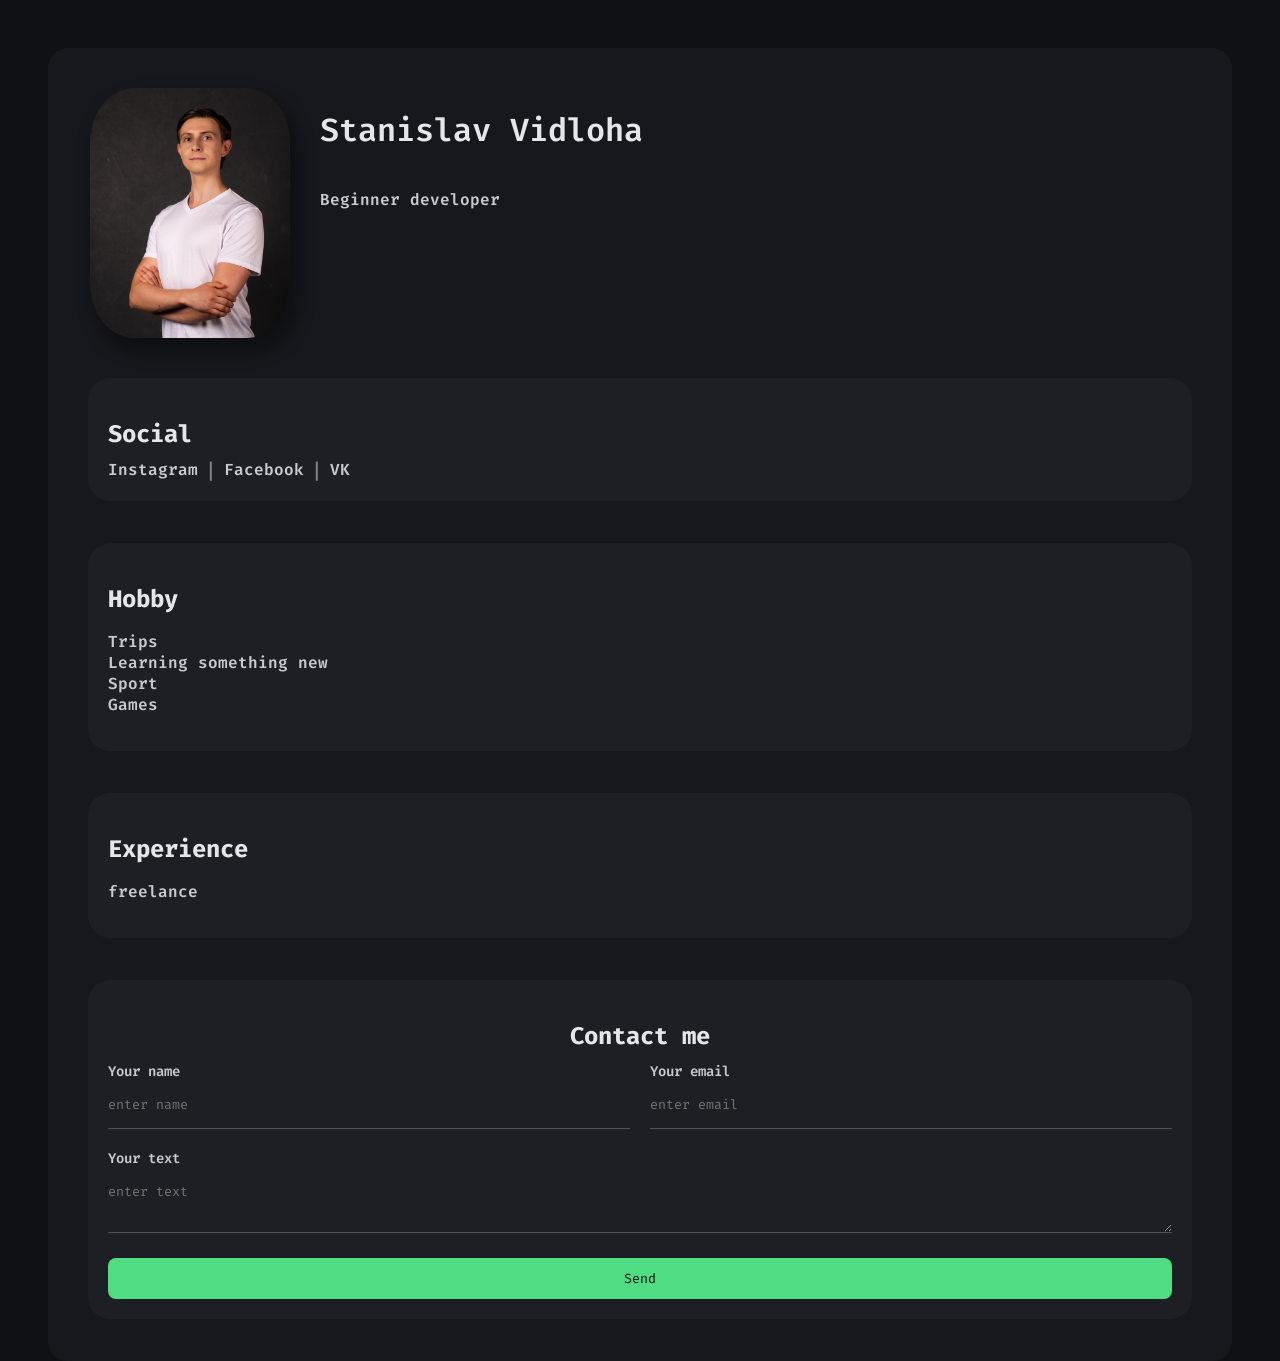
<file: index.html>
<!doctype html>
<html lang="en">
	<head>
		<meta charset="UTF-8" />
		<meta
			name="viewport"
			content="width=device-width, initial-scale=1.0"
		/>
		<title>WebDeveloperStanislavVidloha_CV</title>

		<link
			rel="stylesheet"
			href="styles/index.css"
		/>
		<link
			rel="stylesheet"
			href="styles/index_adaptive.css"
		/>
	</head>

	<body>
		<div class="container">
			<div class="aboutMe-wrapper">
				<img
					class="aboutMe-img"
					src="images/Avatar.jpeg"
					alt="Avatar-Stanislav"
				/>

				<div class="aboutMe-info">
					<h1 class="aboutMe-title">
						<span class="aboutMe-title-text">Stanislav Vidloha</span>
					</h1>
					<p class="aboutMe-text">Beginner developer</p>
				</div>
			</div>

			<div class="wrapper">
				<h2 class="title">Social</h2>
				<div class="social-links">
					<a
						href="https://www.instagram.com/stanislavvidloha/"
						class="social-link"
					>
						<span class="social-type">Instagram</span>
					</a>
					<span class="social-line">|</span>
					<a
						href="https://www.facebook.com/StanislavVidloha/"
						class="social-link"
					>
						<span class="social-type">Facebook</span>
					</a>
					<span class="social-line">|</span>
					<a
						href="https://vk.ru/id_stafik95"
						class="social-link"
					>
						<span class="social-type">VK</span>
					</a>
				</div>
			</div>

			<div class="wrapper">
				<h2 class="title">Hobby</h2>
				<ol class="hobby-list">
					<li class="hobby-type">Trips</li>
					<li class="hobby-type">Learning something new</li>
					<li class="hobby-type">Sport</li>
					<li class="hobby-type">Games</li>
				</ol>
			</div>

			<div class="wrapper">
				<h2 class="title">Experience</h2>
				<p class="text">freelance</p>
			</div>

			<div class="wrapper">
				<h2 class="title">Contact me</h2>
				<form
					class="forms"
					action="/"
				>
					<div class="line-form">
						<div class="form">
							<label for="name">Your name</label>
							<input
								type="text"
								id="name"
								placeholder="enter name"
							/>
						</div>

						<div class="form">
							<label for="email">Your email</label>
							<input
								type="email"
								id="email"
								placeholder="enter email"
							/>
						</div>
					</div>

					<div class="form">
						<label for="text">Your text</label>
						<textarea
							id="text"
							placeholder="enter text"
						></textarea>
						<input
							type="submit"
							value="Send"
						/>
					</div>
				</form>
			</div>
		</div>

		<script src="scripts/index.js"></script>
	</body>
</html>
</file>
<file: styles/index.css>
@import url('https://fonts.googleapis.com/css2?family=Fira+Code:wght@300..700&display=swap');

body {
	background: #0f1115;
	font-family: 'Fira Code', monospace;
	font-weight: 600;
	font-size: 16px;
	position: relative;
	padding: 40px;
	max-width: 100vw;
	max-height: 100vh;
}

/* MAIN CONTAINER */
.container {
	display: flex;
	flex-direction: column;
	box-sizing: border-box;
	min-width: 50%;
	padding: 20px;
	background: #16181d;
	border-radius: 20px;
	min-width: 300px;
	margin: 0 auto;
}

/* WRAPPERS */
.wrapper {
	margin: 20px;
	padding: 20px;
	background: #1d1f25;
	margin-bottom: 22px;
	border-radius: 22px;
}

.wrapper > h2 {
	margin-bottom: 10px;
}

/* ABOUT ME */
.aboutMe-wrapper {
	display: flex;
	gap: 30px;
	margin: 20px 20px 20px 22px;
}

.aboutMe-img {
	width: 200px;
	border-radius: 22%;
	box-shadow: 6px 11px 15px 4px #00000059;
	transition:
		transform 0.15s ease,
		box-shadow 0.3s ease;
	will-change: transform;
}

.aboutMe-img.hover-effect {
	box-shadow: 0 0 16px #3fbf6f;
}

.aboutMe-title,
.title {
	color: #e6e6ea;
}

.aboutMe-text,
.text {
	color: #c8c8ce;
}

/* SOCIAL LINKS */
.social-links {
	display: flex;
	align-items: center;
	gap: 8px;
}

.social-link {
	color: #c8c8ce;
	text-decoration: none;
	display: inline-block;
	line-height: 20px;
	transition:
		transform 0.2s ease,
		color 0.2s ease,
		text-shadow 0.2s ease;
}

.social-link:hover {
	transform: scale(1.1);
	color: #3fbf6f;
	text-shadow: 0 0 6px #7affb3;
}

.social-line {
	color: #c8c8ce;
	opacity: 0.6;
}

/* HOBBY LIST */
.hobby-list {
	padding-left: 0;
	list-style: none;
}

.hobby-list li {
	color: #c8c8ce;
	word-wrap: break-word;
	max-width: 100%;
	transition:
		color 0.2s ease,
		text-shadow 0.2s ease;
}

.hobby-list li:hover {
	color: #3fbf6f;
	text-shadow: 0 0 6px #7affb3;
}

/* EXPERIENCE */

.text:hover {
	color: #3fbf6f;
	text-shadow: 0 0 6px #7affb3;
}

/* FORMS */
.forms {
	color: #c8c8ce;
	font-size: 14px;
}

.line-form {
	display: flex;
	width: 100%;
	margin-bottom: 20px;
	gap: 20px;
}

.line-form .form {
	width: 50%;
}

.form > label {
	display: block;
}

/* INPUTS */
.form input,
.form textarea {
	width: 100%;
	box-sizing: border-box;
	border: none;
	background: transparent;
	border-bottom: 1px solid #505358;
	color: #c8c8ce;
	padding: 15px 0;
	outline: none;
	font-family: inherit;
	transition:
		color 0.2s ease,
		border-color 0.2s ease;
}

.form input:focus,
.form textarea:focus {
	color: #e6e6ea;
	border-bottom-color: #3fbf6f;
}

textarea {
	color: #e6e6ea;
	margin-bottom: 20px;
}

/* SEND BUTTON */
.form input[type='submit'] {
	border-bottom: none;
	background: #4fdc82;
	color: #0f1115;
	padding: 12px 0;
	border-radius: 8px;
	cursor: pointer;
	transition:
		background 0.2s ease,
		box-shadow 0.2s ease;
}

.form input[type='submit']:hover {
	background: #4fdc82;
	box-shadow: 0 0 8px #7affb3;
}

/* LAST TITLE CENTER */
.wrapper:last-of-type .title {
	text-align: center;
}

.aboutMe-title {
	position: relative;
	display: inline-block;
	color: #e6e6ea;
	font-weight: 600;
}

/* сам текст */
.aboutMe-title-text {
	position: relative;
	display: inline-block;
	color: #e6e6ea;
}

/* вспышка по буквам */
.aboutMe-title-text::after {
	content: 'Stanislav Vidloha'; /* тот же текст */
	position: absolute;
	inset: 0;

	background: linear-gradient(
		90deg,
		/* ← движение слева направо */ rgba(63, 191, 111, 0) 0%,
		/* прозрачный зелёный */ rgba(63, 191, 111, 0.9) 50%,
		/* яркий зелёный блик */ rgba(63, 191, 111, 0) 100% /* прозрачный */
	);

	background-size: 200% 100%;
	background-position: -200% 0;

	-webkit-background-clip: text;
	background-clip: text;
	color: transparent;

	animation: aboutMeFlash 4s ease-out forwards;
	pointer-events: none;
}

@keyframes aboutMeFlash {
	0% {
		background-position: -270% 0; /* старт слева */
		opacity: 1;
	}
	100% {
		background-position: 170% 0; /* конец справа */
		opacity: 0; /* исчезает */
	}
}
</file>
<file: styles/index_adaptive.css>
@media screen and (max-width: 585px) {
	.aboutMe-wrapper {
		display: flex;
		flex-direction: column;
		gap: 10px;
		margin: 10px 10px 10px 12px;
	}
	.aboutMe-img {
		order: 1;
	}
}
@media screen and (max-width: 447px) {
	.aboutMe-wrapper {
		display: flex;
		align-items: center;
	}
	.aboutMe-info {
		display: flex;
		flex-direction: column;
		align-items: center;
		text-align: center;
	}
	.title {
		text-align: center;
	}
	.text {
		text-align: center;
	}

	.hobby-list {
		display: flex;
		flex-direction: column;
		align-items: center;
	}

	.social-links {
		display: flex;
		flex-direction: column;
	}
}

@media screen and (max-width: 427px) {
	.hobby-list {
		display: flex;
		flex-direction: column;
		align-items: center;
	}

	.hobby-type {
		max-width: 100%;
		white-space: normal;
		word-wrap: break-word;
		overflow-wrap: break-word;
		text-align: center;
	}
}

@media screen and (max-width: 404px) {
	.line-form {
		display: flex;
		flex-direction: column;
		flex-wrap: wrap;
		align-items: center;
		min-width: 85px;
	}

	.form {
		display: flex;
		flex-direction: column;
		align-items: center;
	}
	#text {
		text-align: center;
	}
}
@media screen and (max-width: 375px) {
}
</file>
